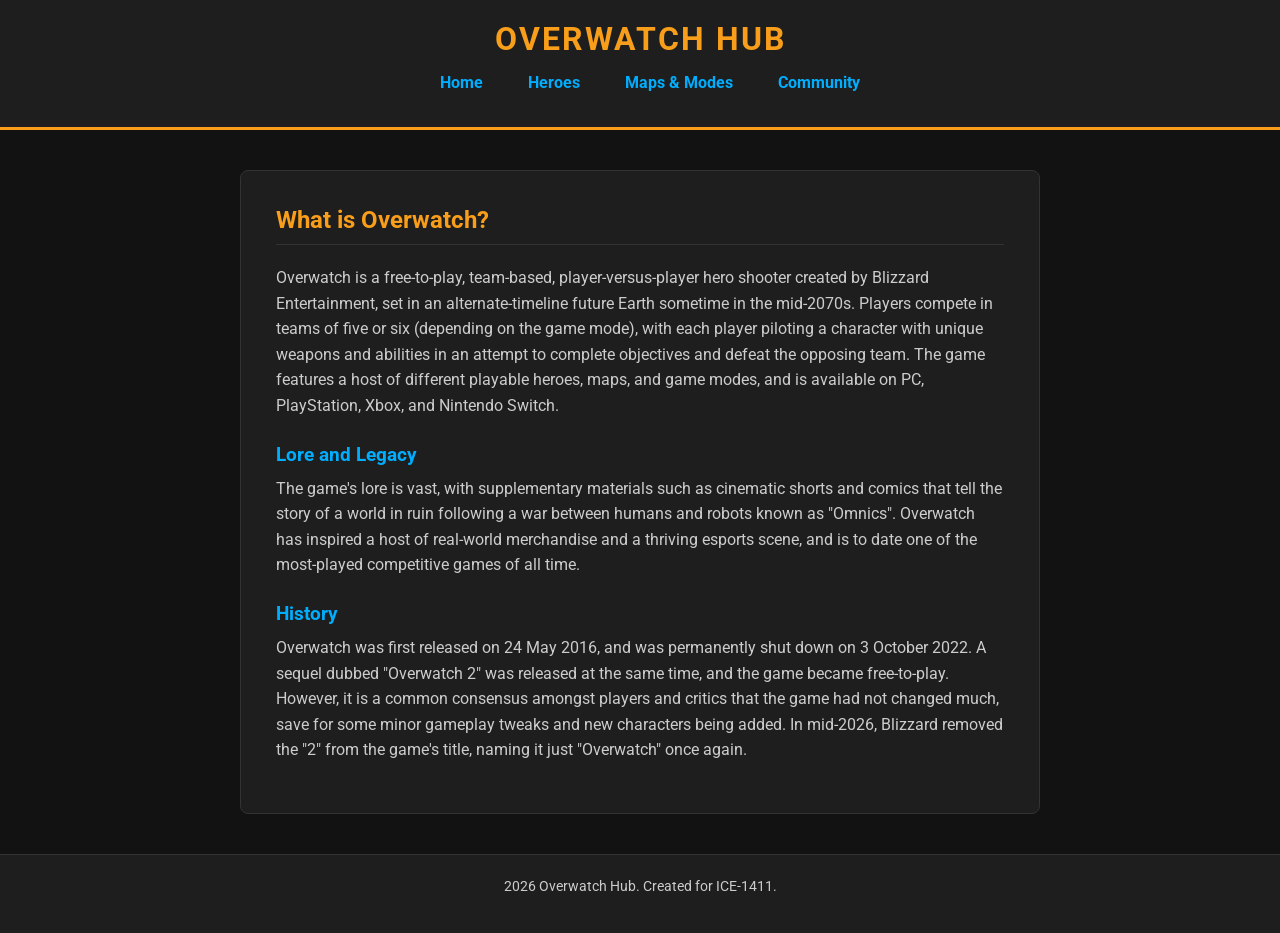
<file: index.html>
<!DOCTYPE html>
<html lang="en-GB">
<head>
    <meta charset="UTF-8">
    <meta name="viewport" content="width=device-width, initial-scale=1.0">
    <meta name="description" content="An introduction to the video game Overwatch.">
    <title>Overwatch Hub | Home</title>
    <link rel="stylesheet" href="css/style.css">
</head>
<body>
    
    <header>
        <h1>Overwatch Hub</h1>
        <nav>
            <ul>
                <li><a href="index.html">Home</a></li>
                <li><a href="heroes.html">Heroes</a></li>
                <li><a href="maps.html">Maps & Modes</a></li>
                <li><a href="community.html">Community</a></li>
            </ul>
        </nav>
    </header>

    <main>
        <section>
            <h2>What is Overwatch?</h2>
            <p>Overwatch is a free-to-play, team-based, player-versus-player hero shooter created by Blizzard Entertainment, set in an alternate-timeline future Earth sometime in the mid-2070s. Players compete in teams of five or six (depending on the game mode), with each player piloting a character with unique weapons and abilities in an attempt to complete objectives and defeat the opposing team. The game features a host of different playable heroes, maps, and game modes, and is available on PC, PlayStation, Xbox, and Nintendo Switch.</p>
    
            <h3>Lore and Legacy</h3>
            <p>The game's lore is vast, with supplementary materials such as cinematic shorts and comics that tell the story of a world in ruin following a war between humans and robots known as "Omnics". Overwatch has inspired a host of real-world merchandise and a thriving esports scene, and is to date one of the most-played competitive games of all time.</p>
    
            <h3>History</h3>
            <p>Overwatch was first released on 24 May 2016, and was permanently shut down on 3 October 2022. A sequel dubbed "Overwatch 2" was released at the same time, and the game became free-to-play. However, it is a common consensus amongst players and critics that the game had not changed much, save for some minor gameplay tweaks and new characters being added. In mid-2026, Blizzard removed the "2" from the game's title, naming it just "Overwatch" once again.</p>
        </section>
    </main>

    <footer>
        <p>2026 Overwatch Hub. Created for ICE-1411.</p>
    </footer>

</body>
</html>
</file>
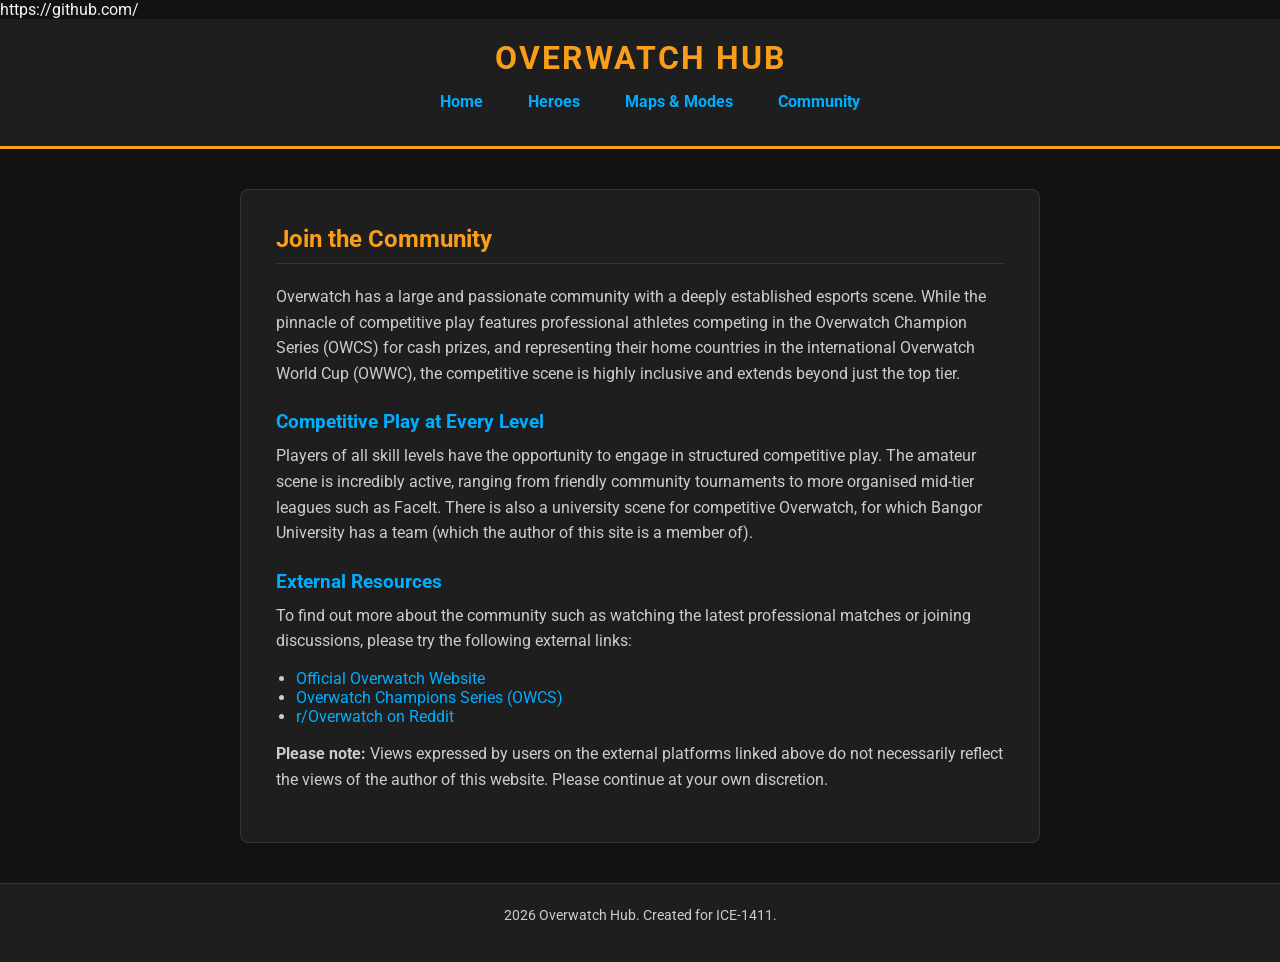
<file: community.html>
<!DOCTYPE html>
<html lang="en-GB">
<head>
    <meta charset="UTF-8">
    <meta name="viewport" content="width=device-width, initial-scale=1.0">
    <meta name="description" content="Information about the Overwatch community and e-sports scene..">
    <title>Overwatch Hub | Community</title>
    <link rel="stylesheet" href="css/style.css">
</head>https://github.com/
<body>

    <header>
        <h1>Overwatch Hub</h1>
        <nav>
            <ul>
                <li><a href="index.html">Home</a></li>
                <li><a href="heroes.html">Heroes</a></li>
                <li><a href="maps.html">Maps & Modes</a></li>
                <li><a href="community.html">Community</a></li>
            </ul>
        </nav>
    </header>

    <main>
        <section>
            <h2>Join the Community</h2>
            <p>Overwatch has a large and passionate community with a deeply established esports scene. While the pinnacle of competitive play features professional athletes competing in the Overwatch Champion Series (OWCS) for cash prizes, and representing their home countries in the international Overwatch World Cup (OWWC), the competitive scene is highly inclusive and extends beyond just the top tier.</p>

            <h3>Competitive Play at Every Level</h3>
            <p>Players of all skill levels have the opportunity to engage in structured competitive play. The amateur scene is incredibly active, ranging from friendly community tournaments to more organised mid-tier leagues such as FaceIt. There is also a university scene for competitive Overwatch, for which Bangor University has a team (which the author of this site is a member of).</p>

            <h3>External Resources</h3>
            <p>To find out more about the community such as watching the latest professional matches or joining discussions, please try the following external links:</p>
            <ul>
                <li><a href="https://overwatch.blizzard.com/" target="_blank" rel="noopener noreferrer">Official Overwatch Website</a></li>
                <li><a href="https://esports.overwatch.com/" target="_blank" rel="noopener noreferrer">Overwatch Champions Series (OWCS)</a></li>
                <li><a href="https://www.reddit.com/r/Overwatch/" target="_blank" rel="noopener noreferrer">r/Overwatch on Reddit</a></li>
            </ul>
            <p><b>Please note:</b> Views expressed by users on the external platforms linked above do not necessarily reflect the views of the author of this website. Please continue at your own discretion.</p>
        </section>
    </main>

    <footer>
        <p>2026 Overwatch Hub. Created for ICE-1411.</p>
    </footer>

</body>
</html>
</file>
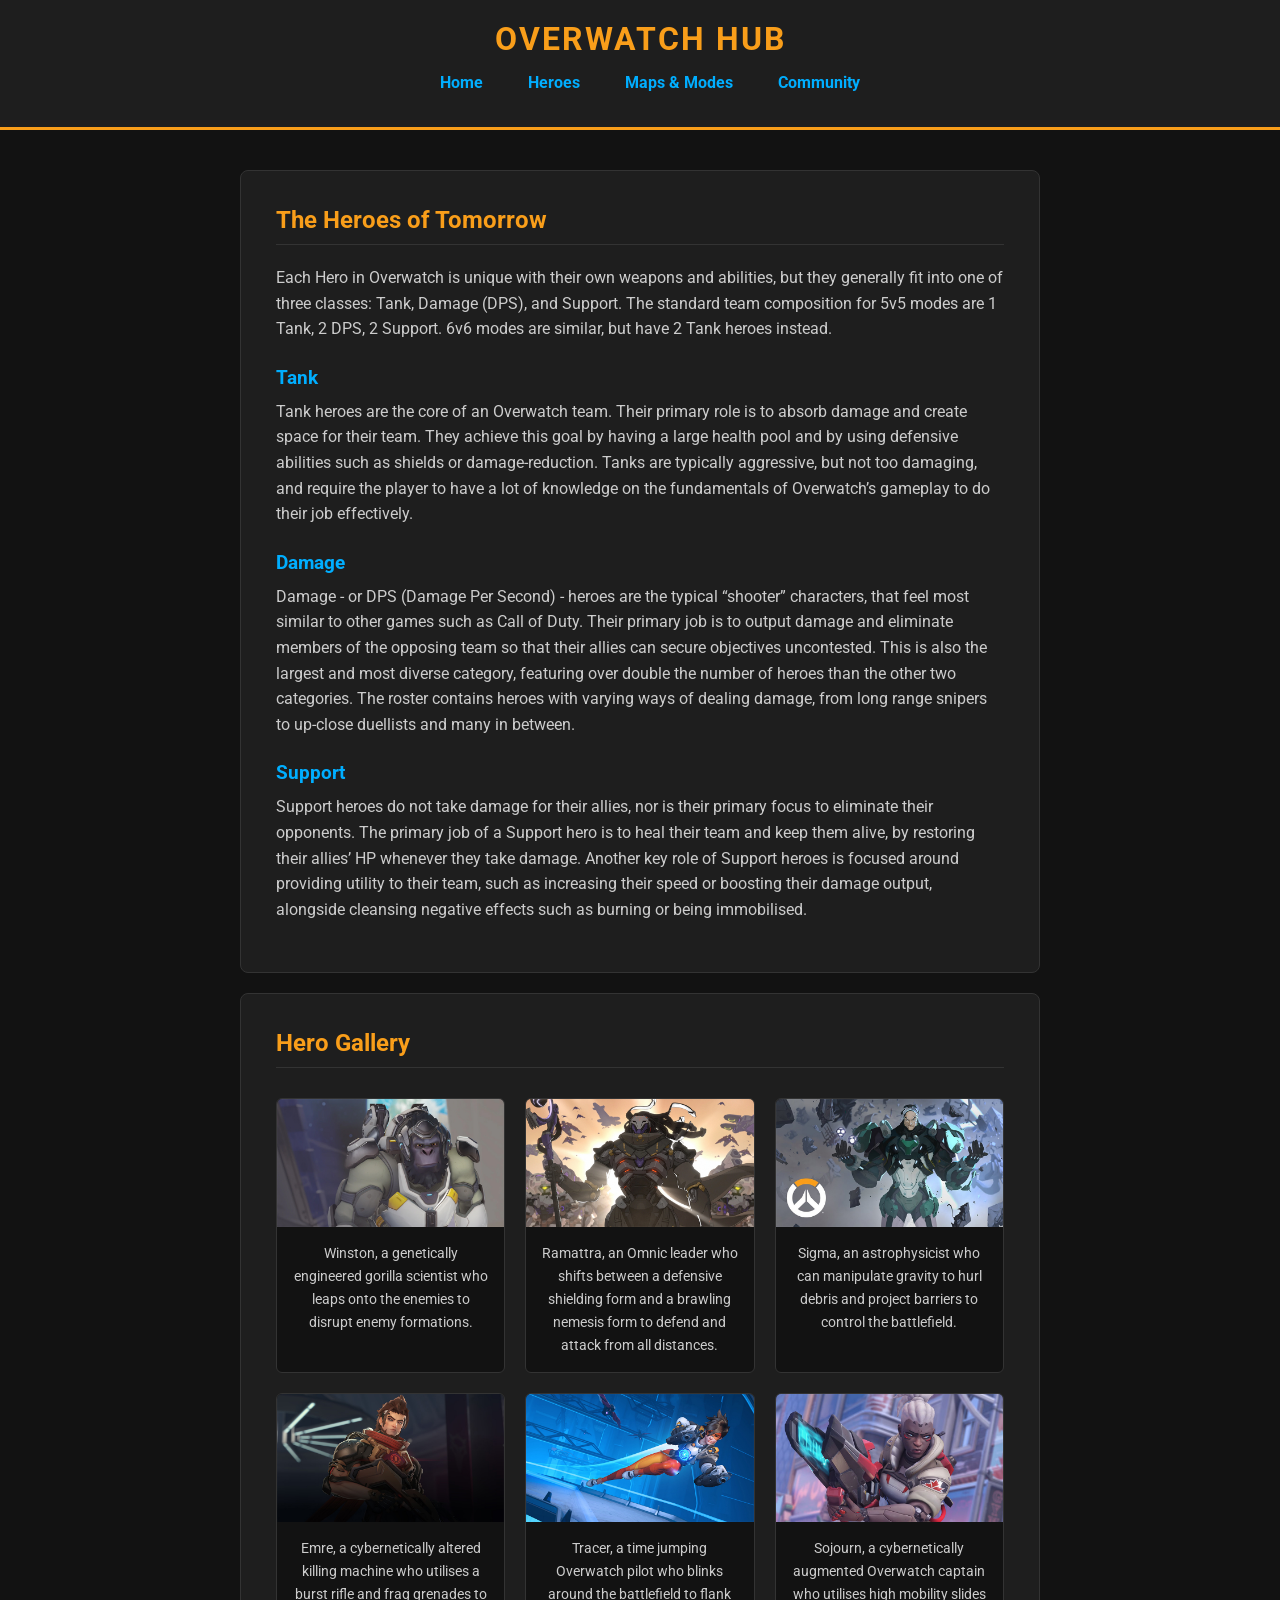
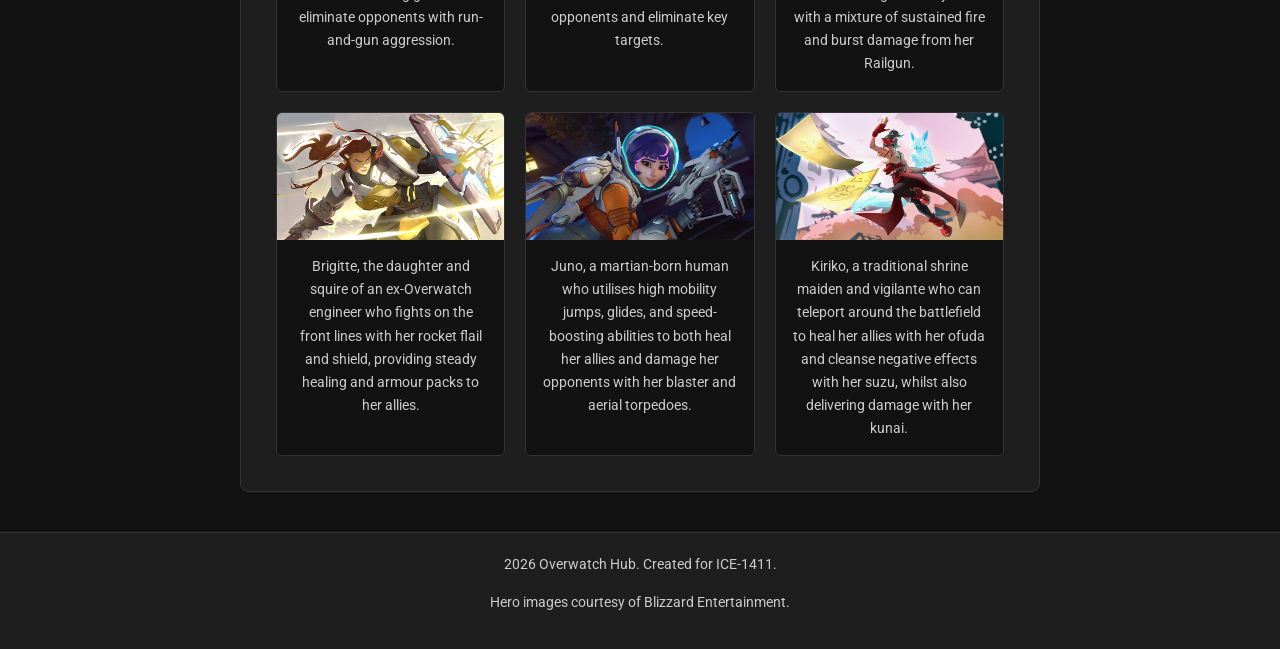
<file: heroes.html>
<!DOCTYPE html>
<html lang="en-GB">
<head>
    <meta charset="UTF-8">
    <meta name="viewport" content="width=device-width, initial-scale=1.0">
    <meta name="description" content="Information about Overwatch heroes and their roles within the game.">
    <title>Overwatch Hub | Heroes</title>
    <link rel="stylesheet" href="css/style.css">
</head>
<body>

    <header>
        <h1>Overwatch Hub</h1>
        <nav>
            <ul>
                <li><a href="index.html">Home</a></li>
                <li><a href="heroes.html">Heroes</a></li>
                <li><a href="maps.html">Maps & Modes</a></li>
                <li><a href="community.html">Community</a></li>
            </ul>
        </nav>
    </header>

    <main>
        <section>
            <h2>The Heroes of Tomorrow</h2>
            <p>Each Hero in Overwatch is unique with their own weapons and abilities, but they generally fit into one of three classes: Tank, Damage (DPS), and Support. The standard team composition for 5v5 modes are 1 Tank, 2 DPS, 2 Support. 6v6 modes are similar, but have 2 Tank heroes instead.</p>

            <h3>Tank</h3>
            <p>Tank heroes are the core of an Overwatch team. Their primary role is to absorb damage and create space for their team. They achieve this goal by having a large health pool and by using defensive abilities such as shields or damage-reduction. Tanks are typically aggressive, but not too damaging, and require the player to have a lot of knowledge on the fundamentals of Overwatch’s gameplay to do their job effectively.</p>

            <h3>Damage</h3>
            <p>Damage - or DPS (Damage Per Second) - heroes are the typical “shooter” characters, that feel most similar to other games such as Call of Duty. Their primary job is to output damage and eliminate members of the opposing team so that their allies can secure objectives uncontested. This is also the largest and most diverse category, featuring over double the number of heroes than the other two categories. The roster contains heroes with varying ways of dealing damage, from long range snipers to up-close duellists and many in between.</p>

            <h3>Support</h3>
            <p>Support heroes do not take damage for their allies, nor is their primary focus to eliminate their opponents. The primary job of a Support hero is to heal their team and keep them alive, by restoring their allies’ HP whenever they take damage. Another key role of Support heroes is focused around providing utility to their team, such as increasing their speed or boosting their damage output, alongside cleansing negative effects such as burning or being immobilised.</p>
        </section>
        <section>
            <h2>Hero Gallery</h2>
            <div id="hero-gallery-container"></div>
        </section>
    </main>

    <footer>
        <p>2026 Overwatch Hub. Created for ICE-1411.</p>
        <p>Hero images courtesy of Blizzard Entertainment.</p>
    </footer>
    <script src="js/script.js"></script>
</body>
</html>
</file>
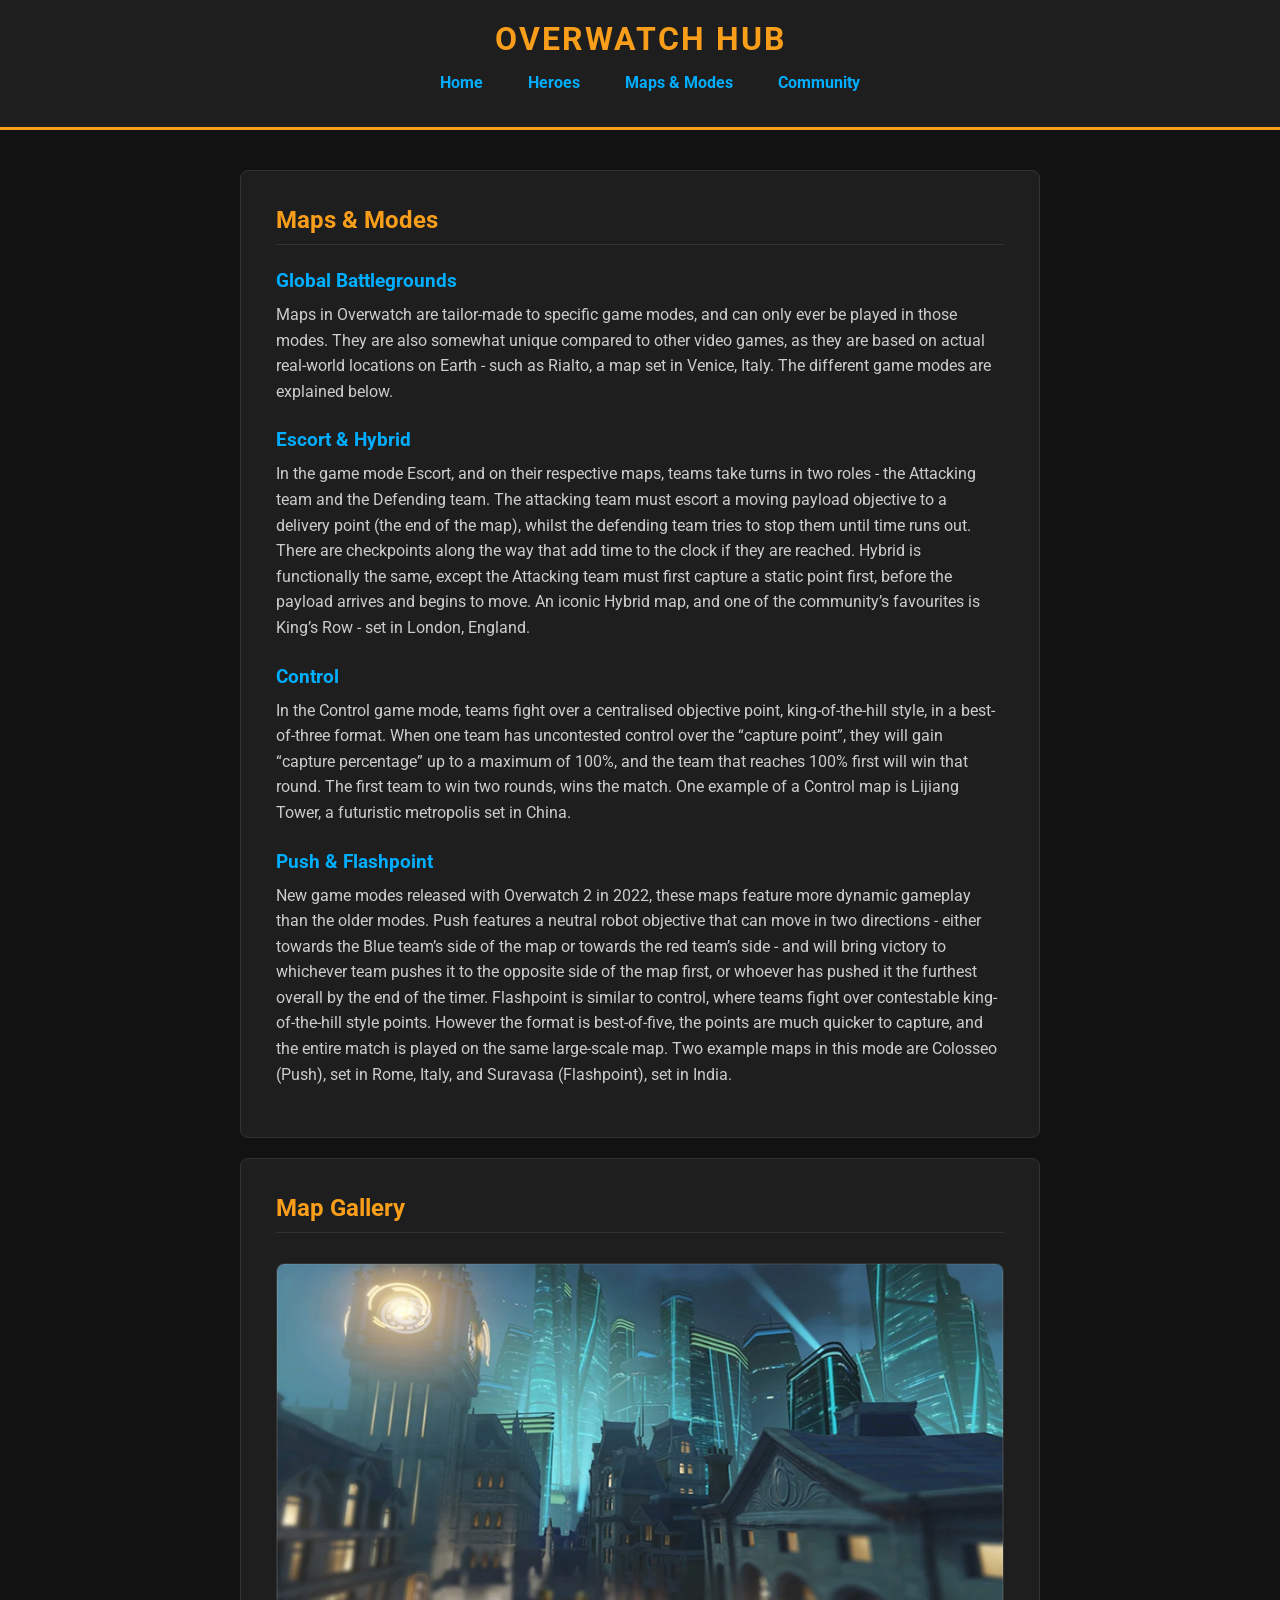
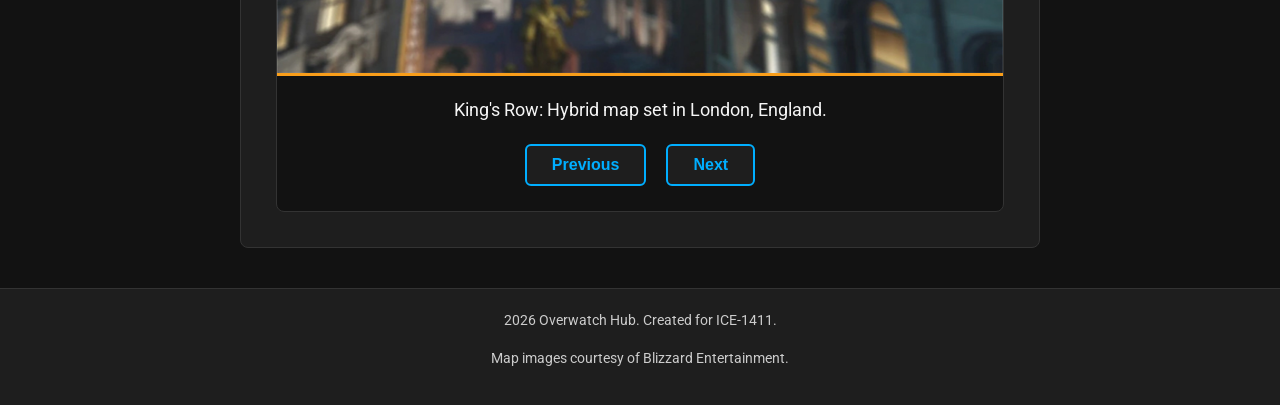
<file: maps.html>
<!DOCTYPE html>
<html lang="en-GB">
<head>
    <meta charset="UTF-8">
    <meta name="viewport" content="width=device-width, initial-scale=1.0">
    <meta name="description" content="Information about the various maps and game modes of Overwatch.">
    <title>Overwatch Hub | Maps & Modes</title>
    <link rel="stylesheet" href="css/style.css">
</head>
<body>

    <header>
        <h1>Overwatch Hub</h1>
        <nav>
            <ul>
                <li><a href="index.html">Home</a></li>
                <li><a href="heroes.html">Heroes</a></li>
                <li><a href="maps.html">Maps & Modes</a></li>
                <li><a href="community.html">Community</a></li>
            </ul>
        </nav>
    </header>

    <main>
        <section>
            <h2>Maps & Modes</h2>
            
            <h3>Global Battlegrounds</h3>
            <p>Maps in Overwatch are tailor-made to specific game modes, and can only ever be played in those modes. They are also somewhat unique compared to other video games, as they are based on actual real-world locations on Earth - such as Rialto, a map set in Venice, Italy. The different game modes are explained below.</p>

            <h3>Escort & Hybrid</h3>
            <p>In the game mode Escort, and on their respective maps, teams take turns in two roles - the Attacking team and the Defending team. The attacking team must escort a moving payload objective to a delivery point (the end of the map), whilst the defending team tries to stop them until time runs out. There are checkpoints along the way that add time to the clock if they are reached. Hybrid is functionally the same, except the Attacking team must first capture a static point first, before the payload arrives and begins to move. An iconic Hybrid map, and one of the community’s favourites is King’s Row - set in London, England.</p>

            <h3>Control</h3>
            <p>In the Control game mode, teams fight over a centralised objective point, king-of-the-hill style, in a best-of-three format. When one team has uncontested control over the “capture point”, they will gain “capture percentage” up to a maximum of 100%, and the team that reaches 100% first will win that round. The first team to win two rounds, wins the match. One example of a Control map is Lijiang Tower, a futuristic metropolis set in China.</p>

            <h3>Push & Flashpoint</h3>
            <p>New game modes released with Overwatch 2 in 2022, these maps feature more dynamic gameplay than the older modes. Push features a neutral robot objective that can move in two directions - either towards the Blue team’s side of the map or towards the red team’s side - and will bring victory to whichever team pushes it to the opposite side of the map first, or whoever has pushed it the furthest overall by the end of the timer. Flashpoint is similar to control, where teams fight over contestable king-of-the-hill style points. However the format is best-of-five, the points are much quicker to capture, and the entire match is played on the same large-scale map. Two example maps in this mode are Colosseo (Push), set in Rome, Italy, and Suravasa (Flashpoint), set in India.</p>
        </section>
        <section>
            <h2>Map Gallery</h2>
            <div id="map-carousel-container"></div>
        </section>
    </main>

    <footer>
        <p>2026 Overwatch Hub. Created for ICE-1411.</p>
        <p>Map images courtesy of Blizzard Entertainment.</p>
    </footer>

</body>
</html>
<script src="js/script.js"></script>
</file>
<file: css/style.css>
/* Web Font Import */
@import url('https://fonts.googleapis.com/css2?family=Roboto:wght@400;700&display=swap');

/* Colour Palette (Overwatch Wiki Theme) */
:root {
  --bg-dark: #121212;
  --bg-panel: #1e1e1e;
  --text-main: #f5f5f5;
  --text-muted: #cccccc;
  --ow-orange: #f99e1a;
  --ow-blue: #00aeff;
}

/* Base Layer */
* {
  box-sizing: border-box;
  margin: 0;
  padding: 0;
}

body {
  font-family: 'Roboto', sans-serif;
  background-color: var(--bg-dark);
  color: var(--text-main);
  display: flex;
  flex-direction: column;
  min-height: 100vh;
}

/* Header & Navigation */
header {
  background-color: var(--bg-panel);
  padding: 20px;
  text-align: center;
  border-bottom: 3px solid var(--ow-orange);
}

header h1 {
  color: var(--ow-orange);
  margin-bottom: 15px;
  text-transform: uppercase;
  letter-spacing: 2px;
}

nav ul {
  list-style-type: none;
  display: flex;
  justify-content: center;
  gap: 25px;
}

nav a {
  color: var(--text-main);
  text-decoration: none;
  font-weight: bold;
  padding: 5px 10px;
  transition: color 0.2s ease-in-out;
}

nav a:hover {
  color: var(--ow-blue);
}

/* Main Layout */
main {
  flex: 1; /* Pushes the footer to the bottom of the page */
  padding: 40px 20px;
  display: flex;
  flex-direction: column; /* Forces everything to stack vertically */
  align-items: center;    /* Centres stacked items horizontally */
  gap: 20px;              /* Adds a space for multiple sections */
}

section {
  background-color: var(--bg-panel);
  max-width: 800px;
  width: 100%;
  padding: 35px;
  border-radius: 8px;
  border: 1px solid #333333;
}

/* Typography */
h2 {
  color: var(--ow-orange);
  margin-bottom: 20px;
  border-bottom: 1px solid #333333;
  padding-bottom: 10px;
}

h3 {
  color: var(--ow-blue);
  margin-top: 25px;
  margin-bottom: 10px;
}

p {
  line-height: 1.6;
  margin-bottom: 15px;
  color: var(--text-muted);
}

/* External Links (Community Page) */
ul {
  margin-left: 20px;
  margin-bottom: 15px;
  color: var(--text-muted);
}

ul a {
  color: var(--ow-blue);
  text-decoration: none;
}

ul a:hover {
  text-decoration: underline;
  color: var(--ow-orange);
}

/* Footer */
footer {
  background-color: var(--bg-panel);
  text-align: center;
  padding: 20px;
  border-top: 1px solid #333333;
  color: #888888;
  font-size: 0.9em;
}

/* Image Gallery (Heroes Page) */
#hero-gallery-container {
  display: grid;
  grid-template-columns: repeat(3, 1fr); /* Creates 3 columns */
  gap: 20px;
  margin-top: 30px;
}

.gallery-item {
  background-color: var(--bg-dark);
  border: 1px solid #333333;
  border-radius: 6px;
  overflow: hidden;
  text-align: center;
}

.gallery-item img {
  width: 100%;
  height: auto;
  display: block;
  transition: opacity 0.2s;
}

.gallery-item img:hover {
  opacity: 0.8;
}

.gallery-item p {
  padding: 15px;
  font-size: 0.9em;
  margin-bottom: 0;
}

/* Map Carousel (Maps & Modes Page)*/
.carousel {
  background-color: var(--bg-dark);
  border: 1px solid #333333;
  border-radius: 8px;
  overflow: hidden;
  text-align: center;
  max-width: 100%;
  margin-top: 30px;
}

.carousel-image {
  width: 100%;
  height: auto;
  display: block;
  border-bottom: 3px solid var(--ow-orange);
}

.carousel-description {
  padding: 20px;
  margin: 0;
  font-size: 1.1em;
  color: var(--text-main);
}

.carousel-buttons {
  display: flex;
  justify-content: center;
  gap: 20px;
  padding-bottom: 25px;
}

.carousel-buttons button {
  background-color: var(--bg-panel);
  color: var(--ow-blue);
  border: 2px solid var(--ow-blue);
  padding: 10px 25px;
  font-size: 1em;
  font-weight: bold;
  border-radius: 6px;
  cursor: pointer;
  transition: all 0.2s ease-in-out;
}

.carousel-buttons button:hover {
  background-color: var(--ow-blue);
  color: var(--bg-dark);
}
</file>
